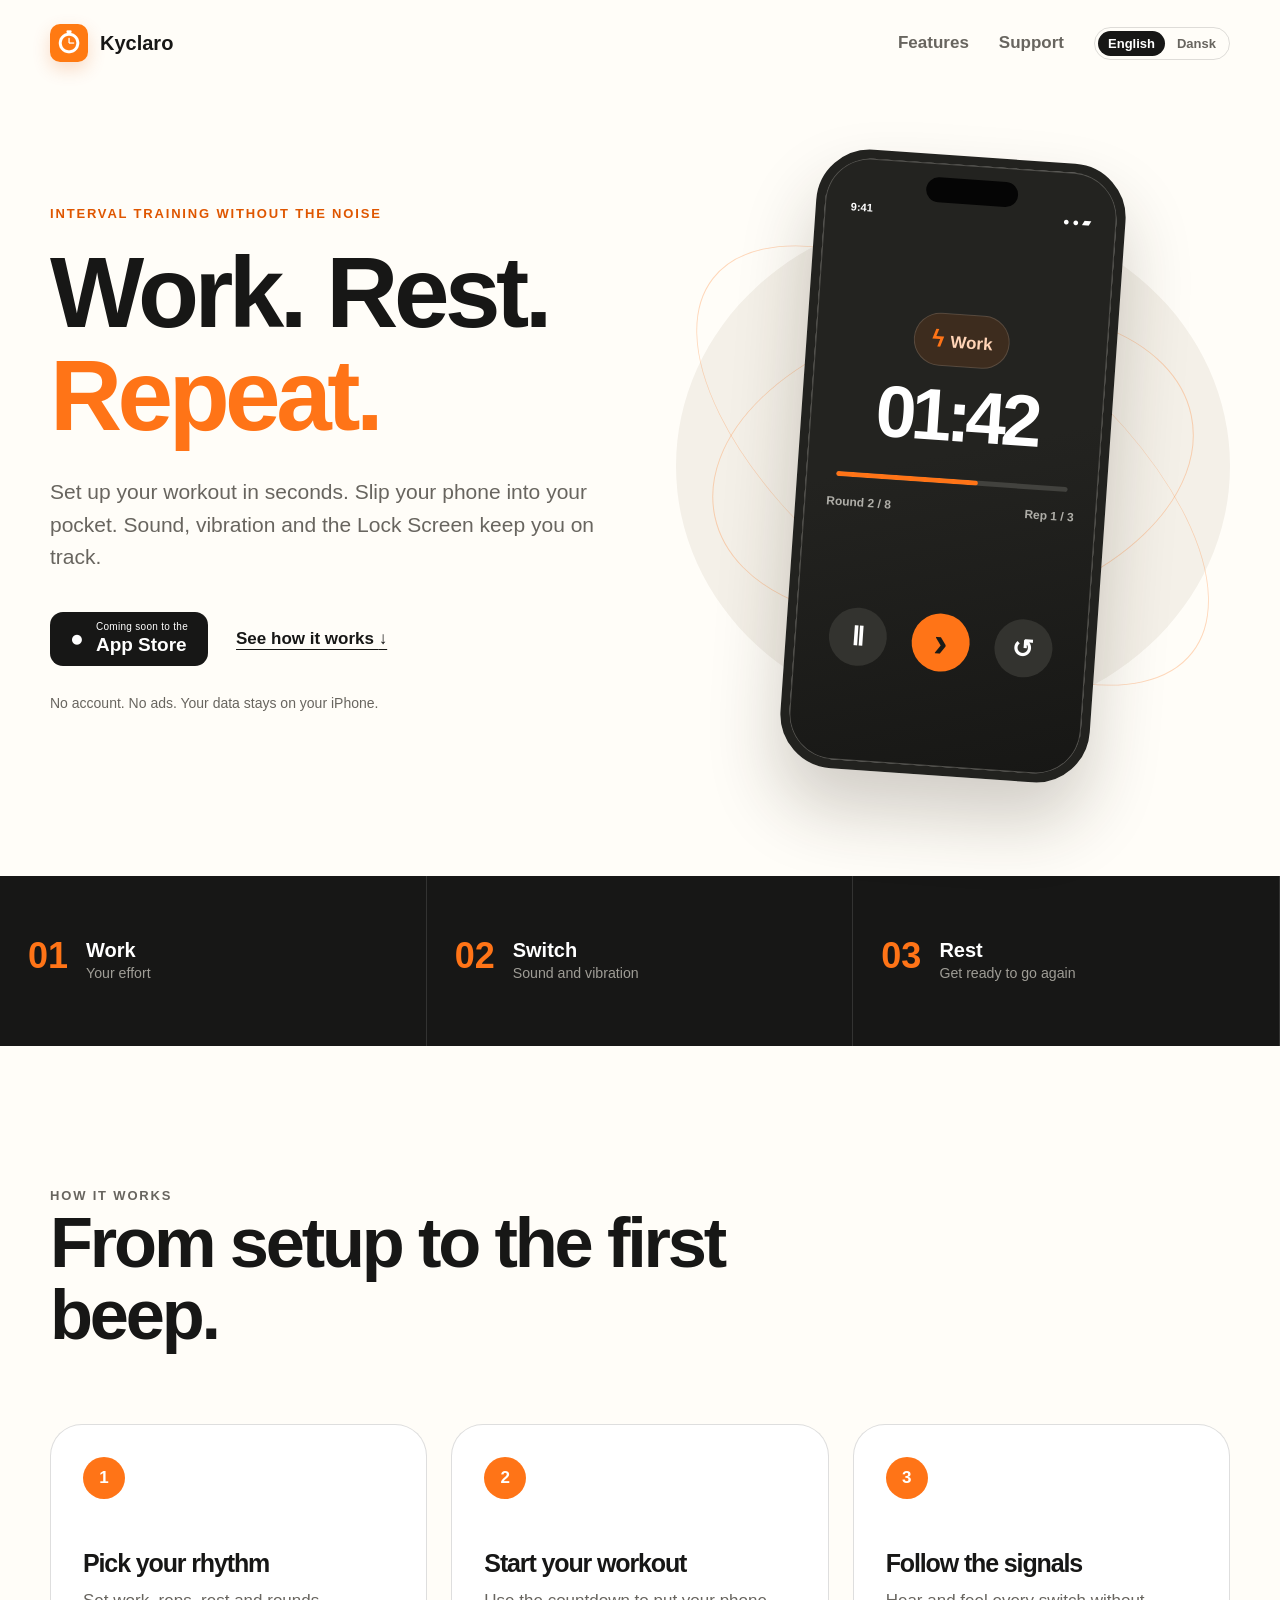
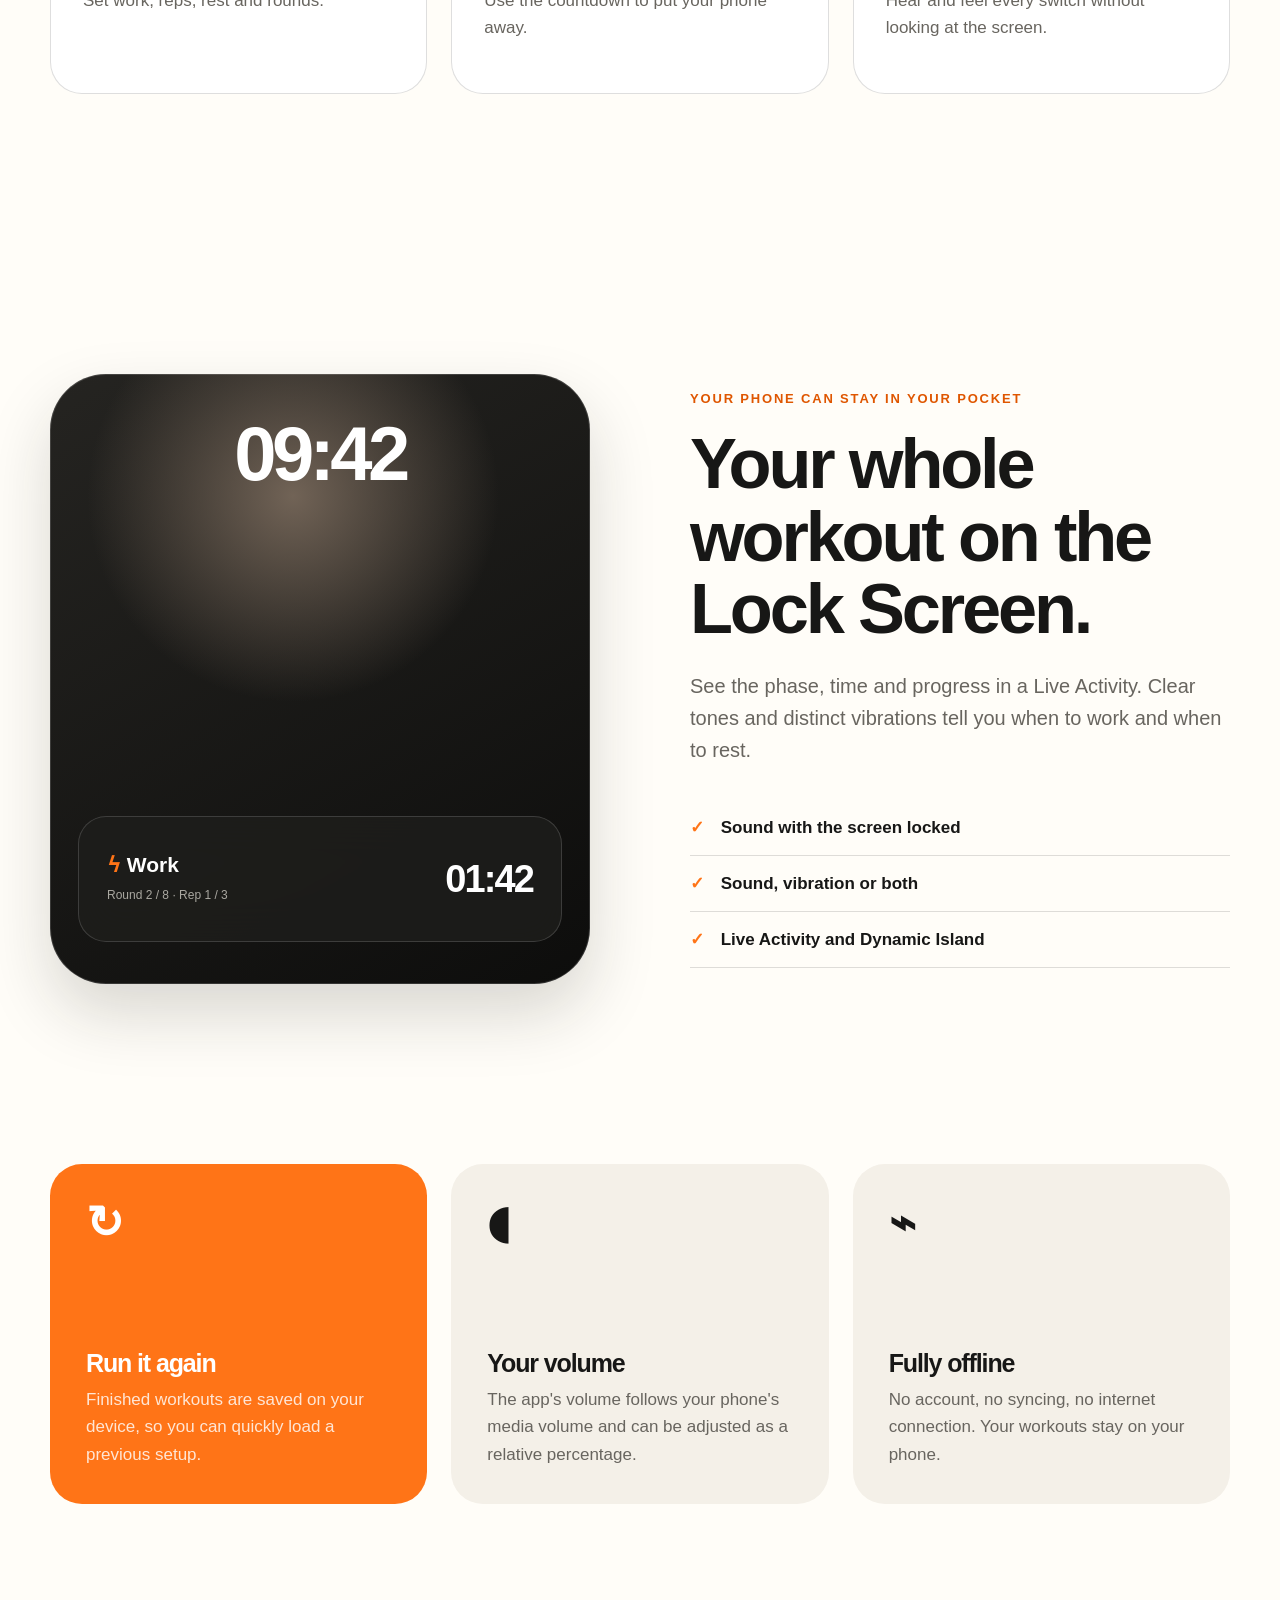
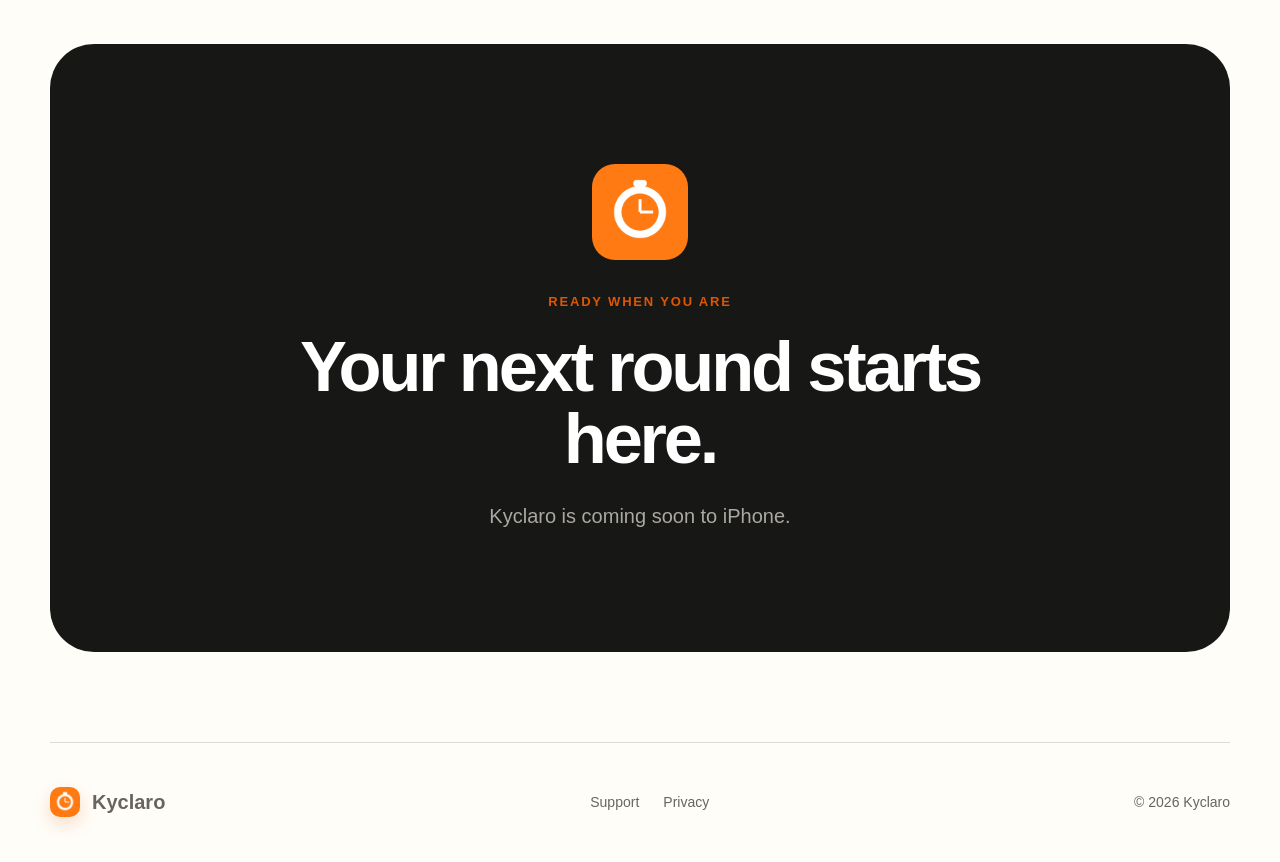
<file: docs/index.html>
<!doctype html>
<html lang="en">
<head>
  <meta charset="utf-8">
  <meta name="viewport" content="width=device-width, initial-scale=1">
  <meta name="description" content="Kyclaro Timer is a simple interval timer for iPhone with sound, vibration, history and Live Activities.">
  <meta name="theme-color" content="#ff7518">
  <title>Kyclaro Timer — Work. Rest. Repeat.</title>
  <link rel="icon" href="assets/app-icon.png">
  <link rel="stylesheet" href="styles.css">
  <link rel="alternate" hreflang="en" href="https://rasmusbundsgaard.dk/interval-app/">
  <link rel="alternate" hreflang="da" href="https://rasmusbundsgaard.dk/interval-app/da/">
  <link rel="alternate" hreflang="x-default" href="https://rasmusbundsgaard.dk/interval-app/">
</head>
<body>
  <header class="site-header">
    <a class="brand" href="#top" aria-label="Kyclaro, back to top">
      <img src="assets/app-icon.png" alt="" width="38" height="38">
      <span>Kyclaro</span>
    </a>
    <nav aria-label="Main menu">
      <a href="#features">Features</a>
      <a href="support.html">Support</a>
      <span class="lang-switch" role="group" aria-label="Language"><span aria-current="page">English</span><a href="da/index.html" hreflang="da" lang="da">Dansk</a></span>
    </nav>
  </header>

  <main id="top">
    <section class="hero">
      <div class="hero-copy">
        <p class="eyebrow">Interval training without the noise</p>
        <h1>Work. Rest.<br><em>Repeat.</em></h1>
        <p class="lede">Set up your workout in seconds. Slip your phone into your pocket. Sound, vibration and the Lock Screen keep you on track.</p>
        <div class="actions">
          <span class="store-button" aria-label="Coming soon to the App Store">
            <span class="apple" aria-hidden="true">●</span>
            <span><small>Coming soon to the</small>App Store</span>
          </span>
          <a class="text-link" href="#how-it-works">See how it works <span aria-hidden="true">↓</span></a>
        </div>
        <p class="privacy-note">No account. No ads. Your data stays on your iPhone.</p>
      </div>

      <div class="timer-stage" aria-label="Example of an active interval workout">
        <div class="orbit orbit-one"></div>
        <div class="orbit orbit-two"></div>
        <div class="phone">
          <div class="dynamic-island"></div>
          <div class="phone-status"><span>9:41</span><span>● ● ▰</span></div>
          <div class="phase-pill"><span class="bolt">ϟ</span> Work</div>
          <div class="timer">01:42</div>
          <div class="progress"><span></span></div>
          <div class="rounds"><span>Round 2 / 8</span><span>Rep 1 / 3</span></div>
          <div class="controls"><span>Ⅱ</span><span class="primary-control">›</span><span>↺</span></div>
        </div>
      </div>
    </section>

    <section class="signal-strip" aria-label="Workout phases">
      <div><span>01</span><strong>Work</strong><small>Your effort</small></div>
      <div><span>02</span><strong>Switch</strong><small>Sound and vibration</small></div>
      <div><span>03</span><strong>Rest</strong><small>Get ready to go again</small></div>
    </section>

    <section class="steps section" id="how-it-works">
      <div class="section-heading">
        <p class="eyebrow">How it works</p>
        <h2>From setup to the first beep.</h2>
      </div>
      <ol>
        <li><span>1</span><h3>Pick your rhythm</h3><p>Set work, reps, rest and rounds.</p></li>
        <li><span>2</span><h3>Start your workout</h3><p>Use the countdown to put your phone away.</p></li>
        <li><span>3</span><h3>Follow the signals</h3><p>Hear and feel every switch without looking at the screen.</p></li>
      </ol>
    </section>

    <section class="lock-section section" id="features">
      <div class="lock-card">
        <div class="lock-time">09:42</div>
        <div class="live-activity">
          <div><strong><span>ϟ</span> Work</strong><small>Round 2 / 8 · Rep 1 / 3</small></div>
          <time>01:42</time>
        </div>
      </div>
      <div class="lock-copy">
        <p class="eyebrow">Your phone can stay in your pocket</p>
        <h2>Your whole workout on the Lock Screen.</h2>
        <p>See the phase, time and progress in a Live Activity. Clear tones and distinct vibrations tell you when to work and when to rest.</p>
        <ul>
          <li><span>✓</span> Sound with the screen locked</li>
          <li><span>✓</span> Sound, vibration or both</li>
          <li><span>✓</span> Live Activity and Dynamic Island</li>
        </ul>
      </div>
    </section>

    <section class="feature-grid section">
      <article class="feature feature-orange"><span class="feature-icon">↻</span><h3>Run it again</h3><p>Finished workouts are saved on your device, so you can quickly load a previous setup.</p></article>
      <article class="feature"><span class="feature-icon">◖</span><h3>Your volume</h3><p>The app's volume follows your phone's media volume and can be adjusted as a relative percentage.</p></article>
      <article class="feature"><span class="feature-icon">⌁</span><h3>Fully offline</h3><p>No account, no syncing, no internet connection. Your workouts stay on your phone.</p></article>
    </section>

    <section class="final-cta section">
      <img src="assets/app-icon.png" alt="Kyclaro app icon" width="96" height="96">
      <p class="eyebrow">Ready when you are</p>
      <h2>Your next round starts here.</h2>
      <p>Kyclaro is coming soon to iPhone.</p>
    </section>
  </main>

  <footer>
    <a class="brand footer-brand" href="#top"><img src="assets/app-icon.png" alt="" width="30" height="30"><span>Kyclaro</span></a>
    <div><a href="support.html">Support</a><a href="privacy.html">Privacy</a></div>
    <p>© 2026 Kyclaro</p>
  </footer>
</body>
</html>
</file>
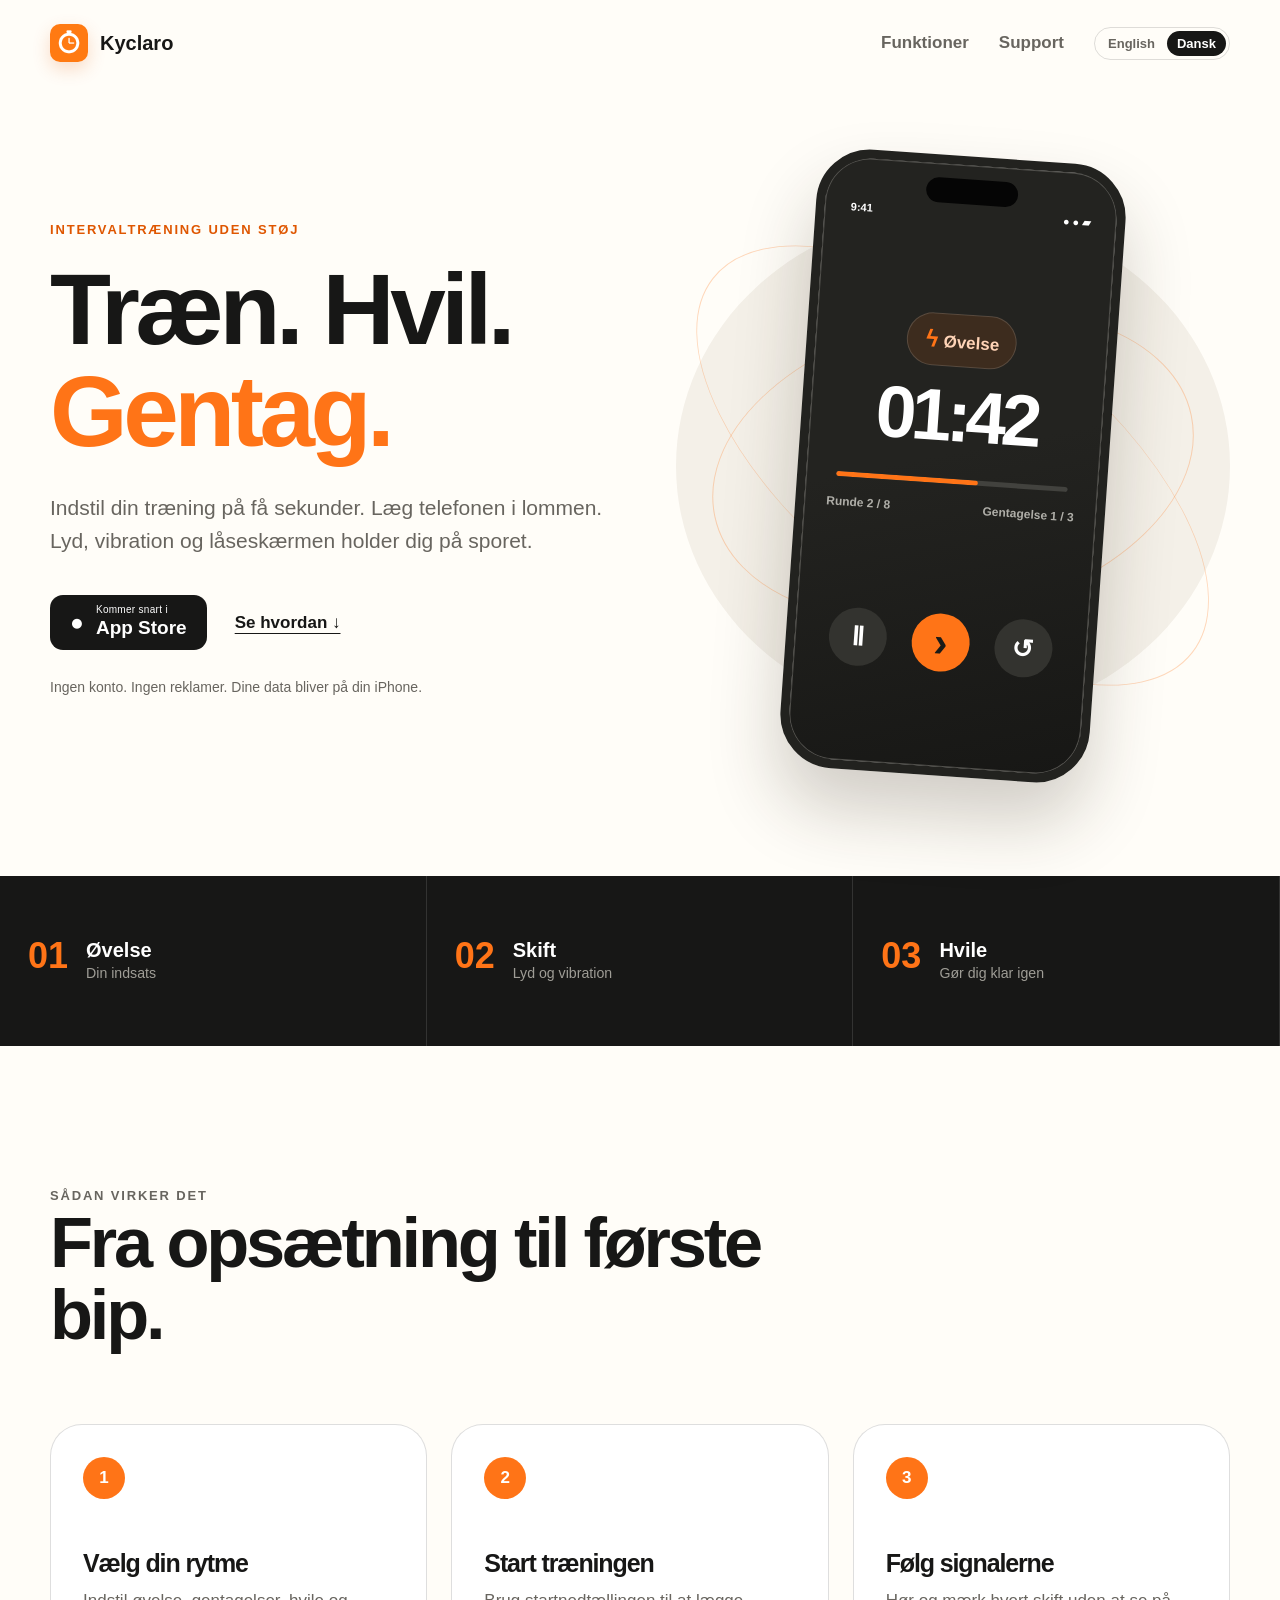
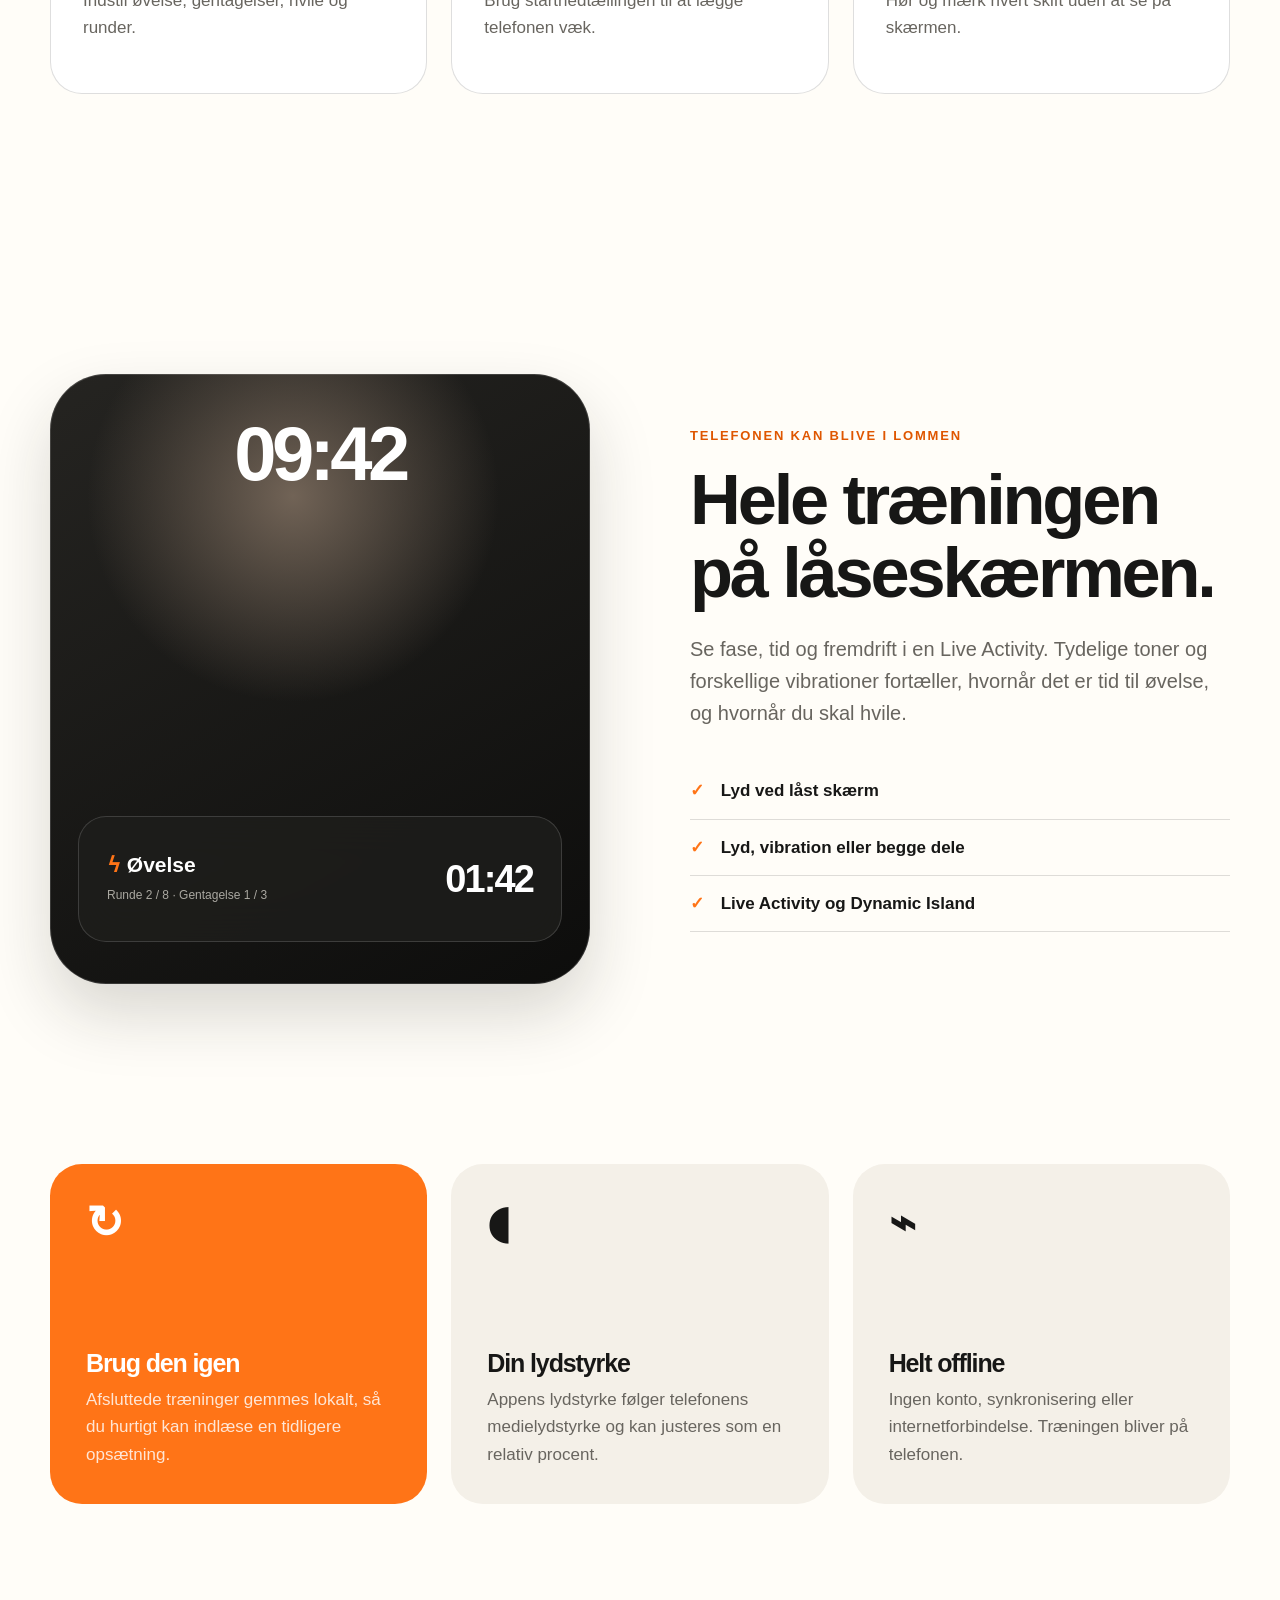
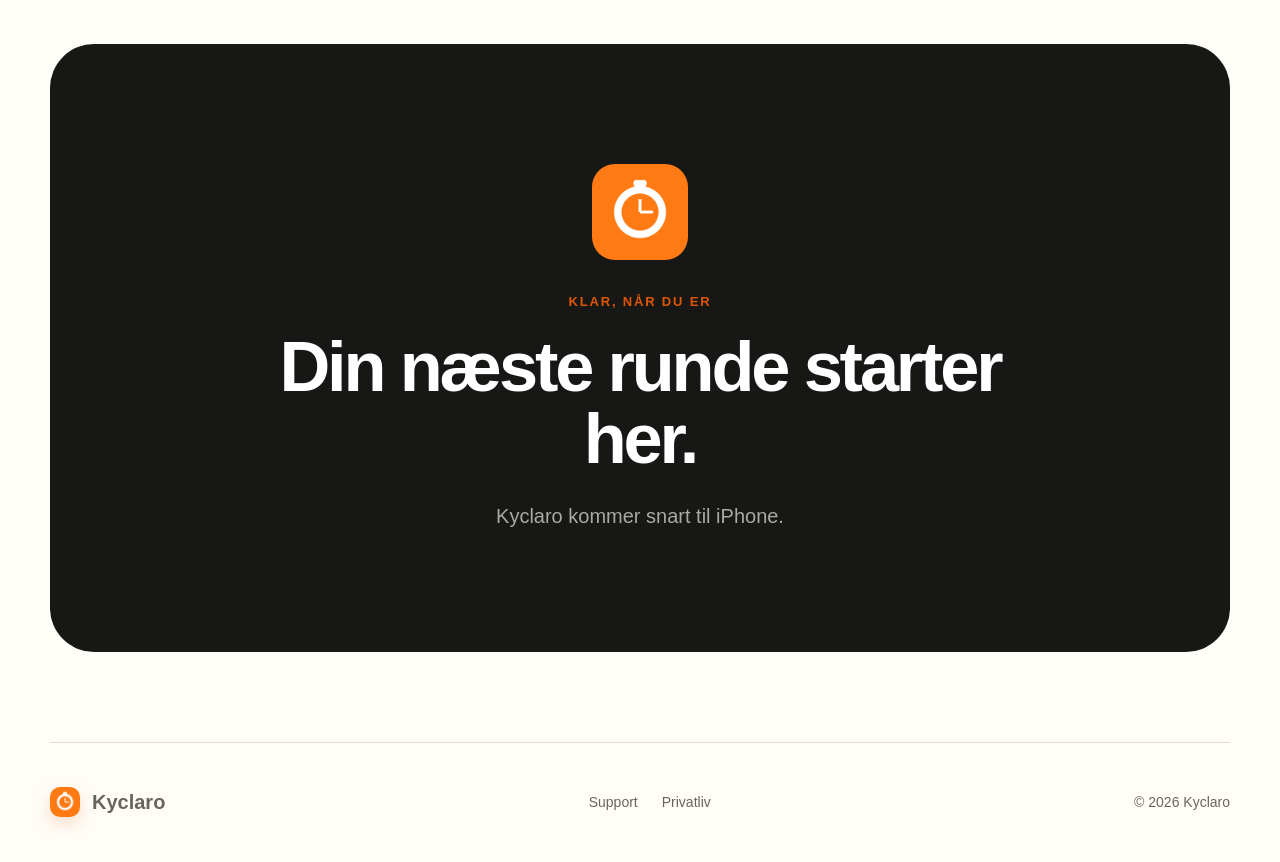
<file: docs/da/index.html>
<!doctype html>
<html lang="da">
<head>
  <meta charset="utf-8">
  <meta name="viewport" content="width=device-width, initial-scale=1">
  <meta name="description" content="Kyclaro Timer er en enkel intervaltimer til iPhone med lyd, vibration, historik og Live Activity.">
  <meta name="theme-color" content="#ff7518">
  <title>Kyclaro Timer — Træn. Hvil. Gentag.</title>
  <link rel="icon" href="../assets/app-icon.png">
  <link rel="stylesheet" href="../styles.css">
  <link rel="alternate" hreflang="en" href="https://rasmusbundsgaard.dk/interval-app/">
  <link rel="alternate" hreflang="da" href="https://rasmusbundsgaard.dk/interval-app/da/">
  <link rel="alternate" hreflang="x-default" href="https://rasmusbundsgaard.dk/interval-app/">
</head>
<body>
  <header class="site-header">
    <a class="brand" href="#top" aria-label="Kyclaro, gå til toppen">
      <img src="../assets/app-icon.png" alt="" width="38" height="38">
      <span>Kyclaro</span>
    </a>
    <nav aria-label="Hovedmenu">
      <a href="#funktioner">Funktioner</a>
      <a href="support.html">Support</a>
      <span class="lang-switch" role="group" aria-label="Sprog"><a href="../index.html" hreflang="en" lang="en">English</a><span aria-current="page">Dansk</span></span>
    </nav>
  </header>

  <main id="top">
    <section class="hero">
      <div class="hero-copy">
        <p class="eyebrow">Intervaltræning uden støj</p>
        <h1>Træn. Hvil.<br><em>Gentag.</em></h1>
        <p class="lede">Indstil din træning på få sekunder. Læg telefonen i lommen. Lyd, vibration og låseskærmen holder dig på sporet.</p>
        <div class="actions">
          <span class="store-button" aria-label="Kommer snart i App Store">
            <span class="apple" aria-hidden="true">●</span>
            <span><small>Kommer snart i</small>App Store</span>
          </span>
          <a class="text-link" href="#saadan-virker-det">Se hvordan <span aria-hidden="true">↓</span></a>
        </div>
        <p class="privacy-note">Ingen konto. Ingen reklamer. Dine data bliver på din iPhone.</p>
      </div>

      <div class="timer-stage" aria-label="Eksempel på en aktiv intervaltræning">
        <div class="orbit orbit-one"></div>
        <div class="orbit orbit-two"></div>
        <div class="phone">
          <div class="dynamic-island"></div>
          <div class="phone-status"><span>9:41</span><span>● ● ▰</span></div>
          <div class="phase-pill"><span class="bolt">ϟ</span> Øvelse</div>
          <div class="timer">01:42</div>
          <div class="progress"><span></span></div>
          <div class="rounds"><span>Runde 2 / 8</span><span>Gentagelse 1 / 3</span></div>
          <div class="controls"><span>Ⅱ</span><span class="primary-control">›</span><span>↺</span></div>
        </div>
      </div>
    </section>

    <section class="signal-strip" aria-label="Træningens faser">
      <div><span>01</span><strong>Øvelse</strong><small>Din indsats</small></div>
      <div><span>02</span><strong>Skift</strong><small>Lyd og vibration</small></div>
      <div><span>03</span><strong>Hvile</strong><small>Gør dig klar igen</small></div>
    </section>

    <section class="steps section" id="saadan-virker-det">
      <div class="section-heading">
        <p class="eyebrow">Sådan virker det</p>
        <h2>Fra opsætning til første bip.</h2>
      </div>
      <ol>
        <li><span>1</span><h3>Vælg din rytme</h3><p>Indstil øvelse, gentagelser, hvile og runder.</p></li>
        <li><span>2</span><h3>Start træningen</h3><p>Brug startnedtællingen til at lægge telefonen væk.</p></li>
        <li><span>3</span><h3>Følg signalerne</h3><p>Hør og mærk hvert skift uden at se på skærmen.</p></li>
      </ol>
    </section>

    <section class="lock-section section" id="funktioner">
      <div class="lock-card">
        <div class="lock-time">09:42</div>
        <div class="live-activity">
          <div><strong><span>ϟ</span> Øvelse</strong><small>Runde 2 / 8 · Gentagelse 1 / 3</small></div>
          <time>01:42</time>
        </div>
      </div>
      <div class="lock-copy">
        <p class="eyebrow">Telefonen kan blive i lommen</p>
        <h2>Hele træningen på låseskærmen.</h2>
        <p>Se fase, tid og fremdrift i en Live Activity. Tydelige toner og forskellige vibrationer fortæller, hvornår det er tid til øvelse, og hvornår du skal hvile.</p>
        <ul>
          <li><span>✓</span> Lyd ved låst skærm</li>
          <li><span>✓</span> Lyd, vibration eller begge dele</li>
          <li><span>✓</span> Live Activity og Dynamic Island</li>
        </ul>
      </div>
    </section>

    <section class="feature-grid section">
      <article class="feature feature-orange"><span class="feature-icon">↻</span><h3>Brug den igen</h3><p>Afsluttede træninger gemmes lokalt, så du hurtigt kan indlæse en tidligere opsætning.</p></article>
      <article class="feature"><span class="feature-icon">◖</span><h3>Din lydstyrke</h3><p>Appens lydstyrke følger telefonens medielydstyrke og kan justeres som en relativ procent.</p></article>
      <article class="feature"><span class="feature-icon">⌁</span><h3>Helt offline</h3><p>Ingen konto, synkronisering eller internetforbindelse. Træningen bliver på telefonen.</p></article>
    </section>

    <section class="final-cta section">
      <img src="../assets/app-icon.png" alt="Kyclaro-appikon" width="96" height="96">
      <p class="eyebrow">Klar, når du er</p>
      <h2>Din næste runde starter her.</h2>
      <p>Kyclaro kommer snart til iPhone.</p>
    </section>
  </main>

  <footer>
    <a class="brand footer-brand" href="#top"><img src="../assets/app-icon.png" alt="" width="30" height="30"><span>Kyclaro</span></a>
    <div><a href="support.html">Support</a><a href="privacy.html">Privatliv</a></div>
    <p>© 2026 Kyclaro</p>
  </footer>
</body>
</html>
</file>
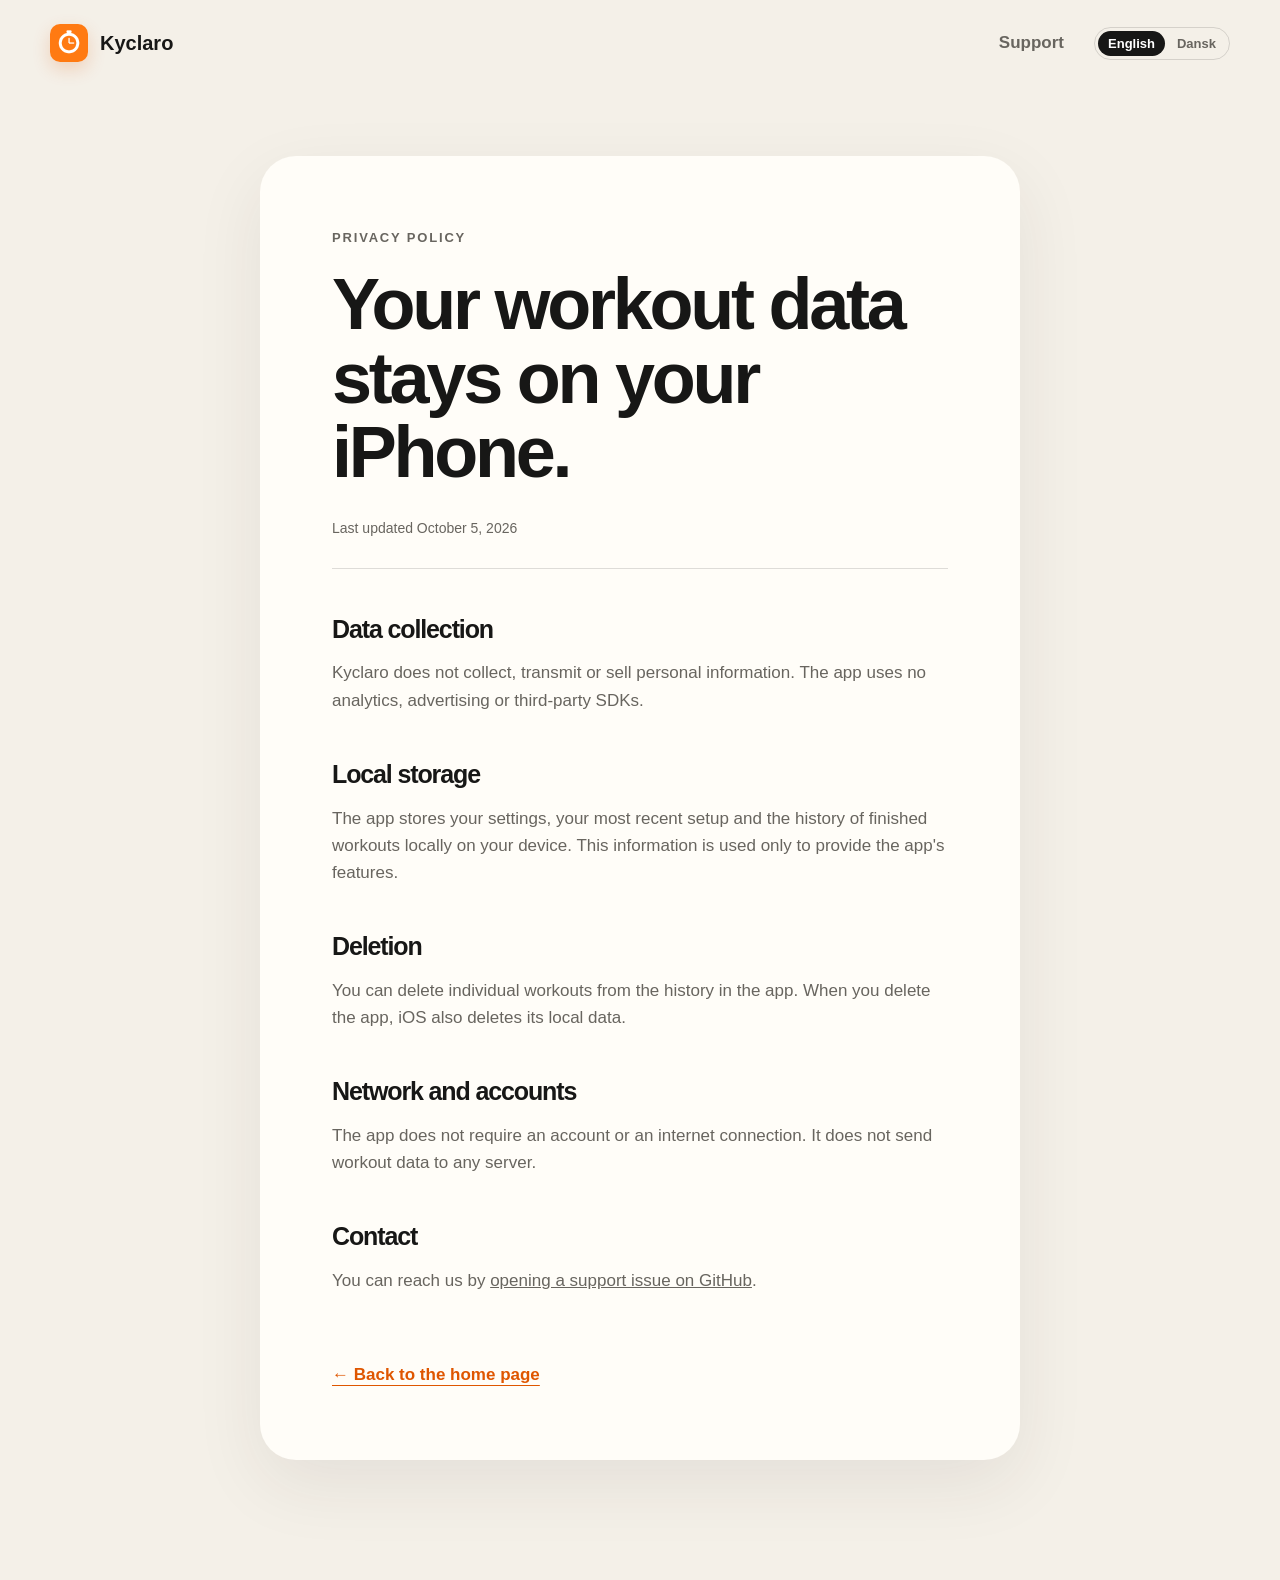
<file: docs/privacy.html>
<!doctype html>
<html lang="en">
<head>
  <meta charset="utf-8">
  <meta name="viewport" content="width=device-width, initial-scale=1">
  <meta name="theme-color" content="#ff7518">
  <title>Privacy — Kyclaro</title>
  <link rel="icon" href="assets/app-icon.png">
  <link rel="stylesheet" href="styles.css">
  <link rel="alternate" hreflang="en" href="https://rasmusbundsgaard.dk/interval-app/privacy.html">
  <link rel="alternate" hreflang="da" href="https://rasmusbundsgaard.dk/interval-app/da/privacy.html">
  <link rel="alternate" hreflang="x-default" href="https://rasmusbundsgaard.dk/interval-app/privacy.html">
</head>
<body class="document-page">
  <header class="site-header"><a class="brand" href="index.html"><img src="assets/app-icon.png" alt="" width="38" height="38"><span>Kyclaro</span></a><nav><a href="support.html">Support</a><span class="lang-switch" role="group" aria-label="Language"><span aria-current="page">English</span><a href="da/privacy.html" hreflang="da" lang="da">Dansk</a></span></nav></header>
  <main class="document">
    <p class="eyebrow">Privacy Policy</p>
    <h1>Your workout data stays on your iPhone.</h1>
    <p class="updated">Last updated October 5, 2026</p>
    <h2>Data collection</h2>
    <p>Kyclaro does not collect, transmit or sell personal information. The app uses no analytics, advertising or third-party SDKs.</p>
    <h2>Local storage</h2>
    <p>The app stores your settings, your most recent setup and the history of finished workouts locally on your device. This information is used only to provide the app's features.</p>
    <h2>Deletion</h2>
    <p>You can delete individual workouts from the history in the app. When you delete the app, iOS also deletes its local data.</p>
    <h2>Network and accounts</h2>
    <p>The app does not require an account or an internet connection. It does not send workout data to any server.</p>
    <h2>Contact</h2>
    <p>You can reach us by <a href="https://github.com/rasmus0201/interval-app/issues/new">opening a support issue on GitHub</a>.</p>
    <a class="back-link" href="index.html">← Back to the home page</a>
  </main>
</body>
</html>
</file>
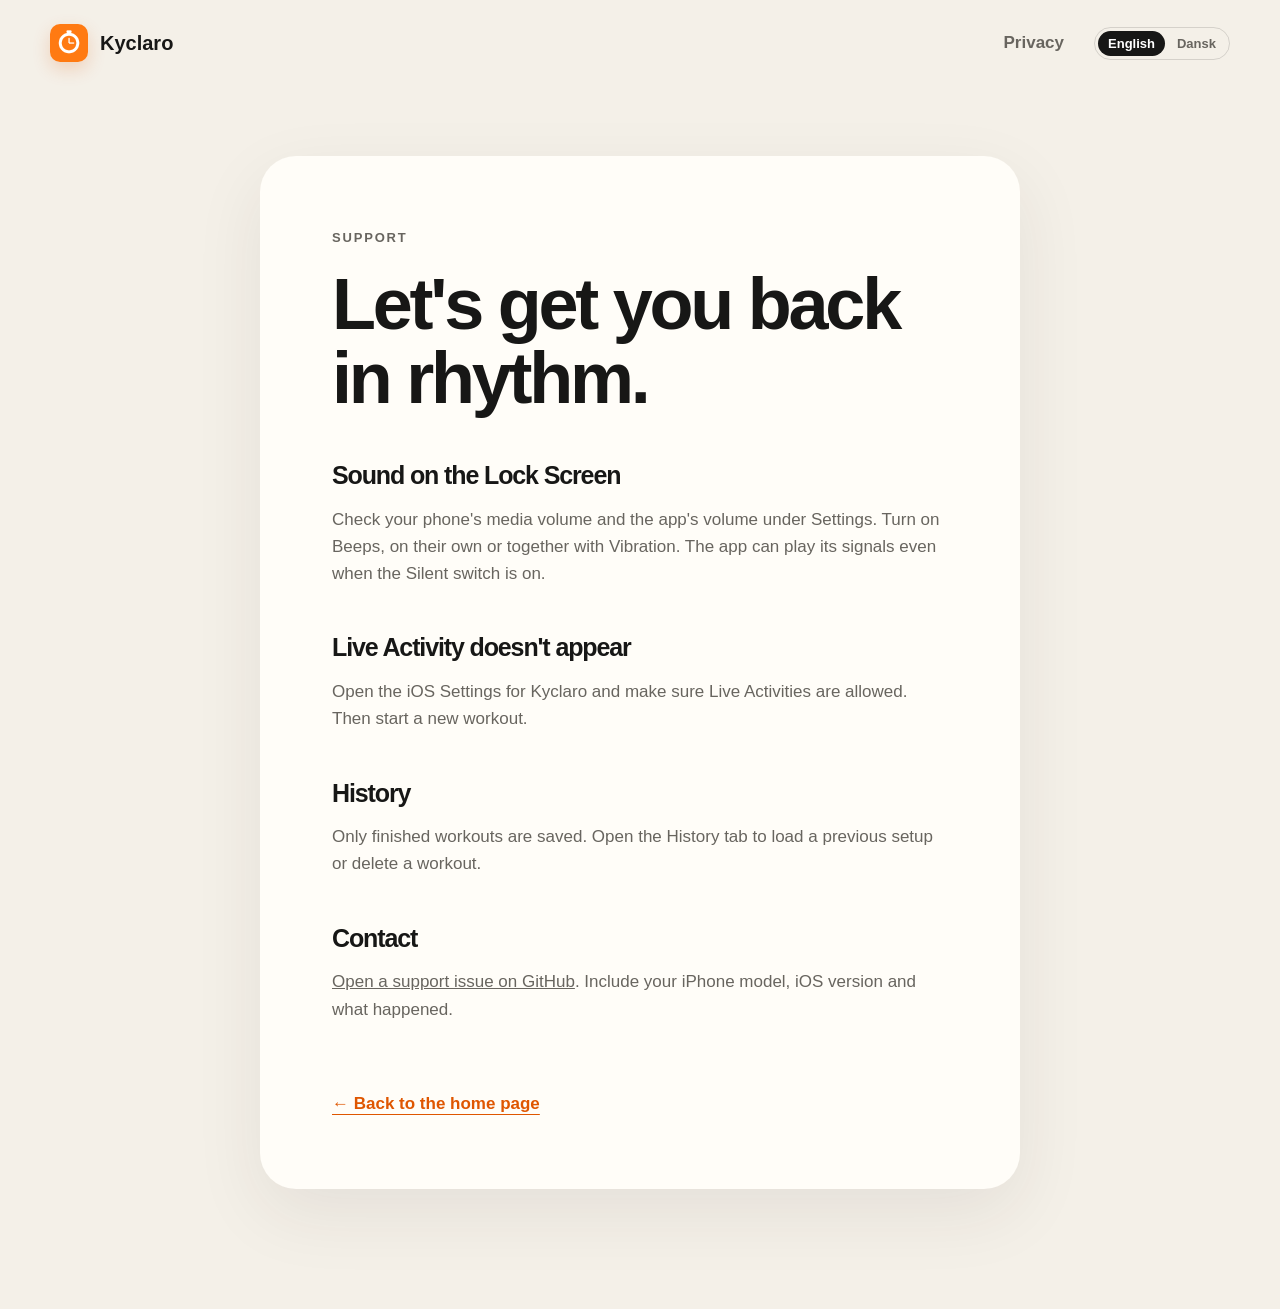
<file: docs/support.html>
<!doctype html>
<html lang="en">
<head>
  <meta charset="utf-8">
  <meta name="viewport" content="width=device-width, initial-scale=1">
  <meta name="theme-color" content="#ff7518">
  <title>Support — Kyclaro</title>
  <link rel="icon" href="assets/app-icon.png">
  <link rel="stylesheet" href="styles.css">
  <link rel="alternate" hreflang="en" href="https://rasmusbundsgaard.dk/interval-app/support.html">
  <link rel="alternate" hreflang="da" href="https://rasmusbundsgaard.dk/interval-app/da/support.html">
  <link rel="alternate" hreflang="x-default" href="https://rasmusbundsgaard.dk/interval-app/support.html">
</head>
<body class="document-page">
  <header class="site-header"><a class="brand" href="index.html"><img src="assets/app-icon.png" alt="" width="38" height="38"><span>Kyclaro</span></a><nav><a href="privacy.html">Privacy</a><span class="lang-switch" role="group" aria-label="Language"><span aria-current="page">English</span><a href="da/support.html" hreflang="da" lang="da">Dansk</a></span></nav></header>
  <main class="document">
    <p class="eyebrow">Support</p>
    <h1>Let's get you back in rhythm.</h1>
    <h2>Sound on the Lock Screen</h2>
    <p>Check your phone's media volume and the app's volume under Settings. Turn on Beeps, on their own or together with Vibration. The app can play its signals even when the Silent switch is on.</p>
    <h2>Live Activity doesn't appear</h2>
    <p>Open the iOS Settings for Kyclaro and make sure Live Activities are allowed. Then start a new workout.</p>
    <h2>History</h2>
    <p>Only finished workouts are saved. Open the History tab to load a previous setup or delete a workout.</p>
    <h2>Contact</h2>
    <p><a href="https://github.com/rasmus0201/interval-app/issues/new">Open a support issue on GitHub</a>. Include your iPhone model, iOS version and what happened.</p>
    <a class="back-link" href="index.html">← Back to the home page</a>
  </main>
</body>
</html>
</file>
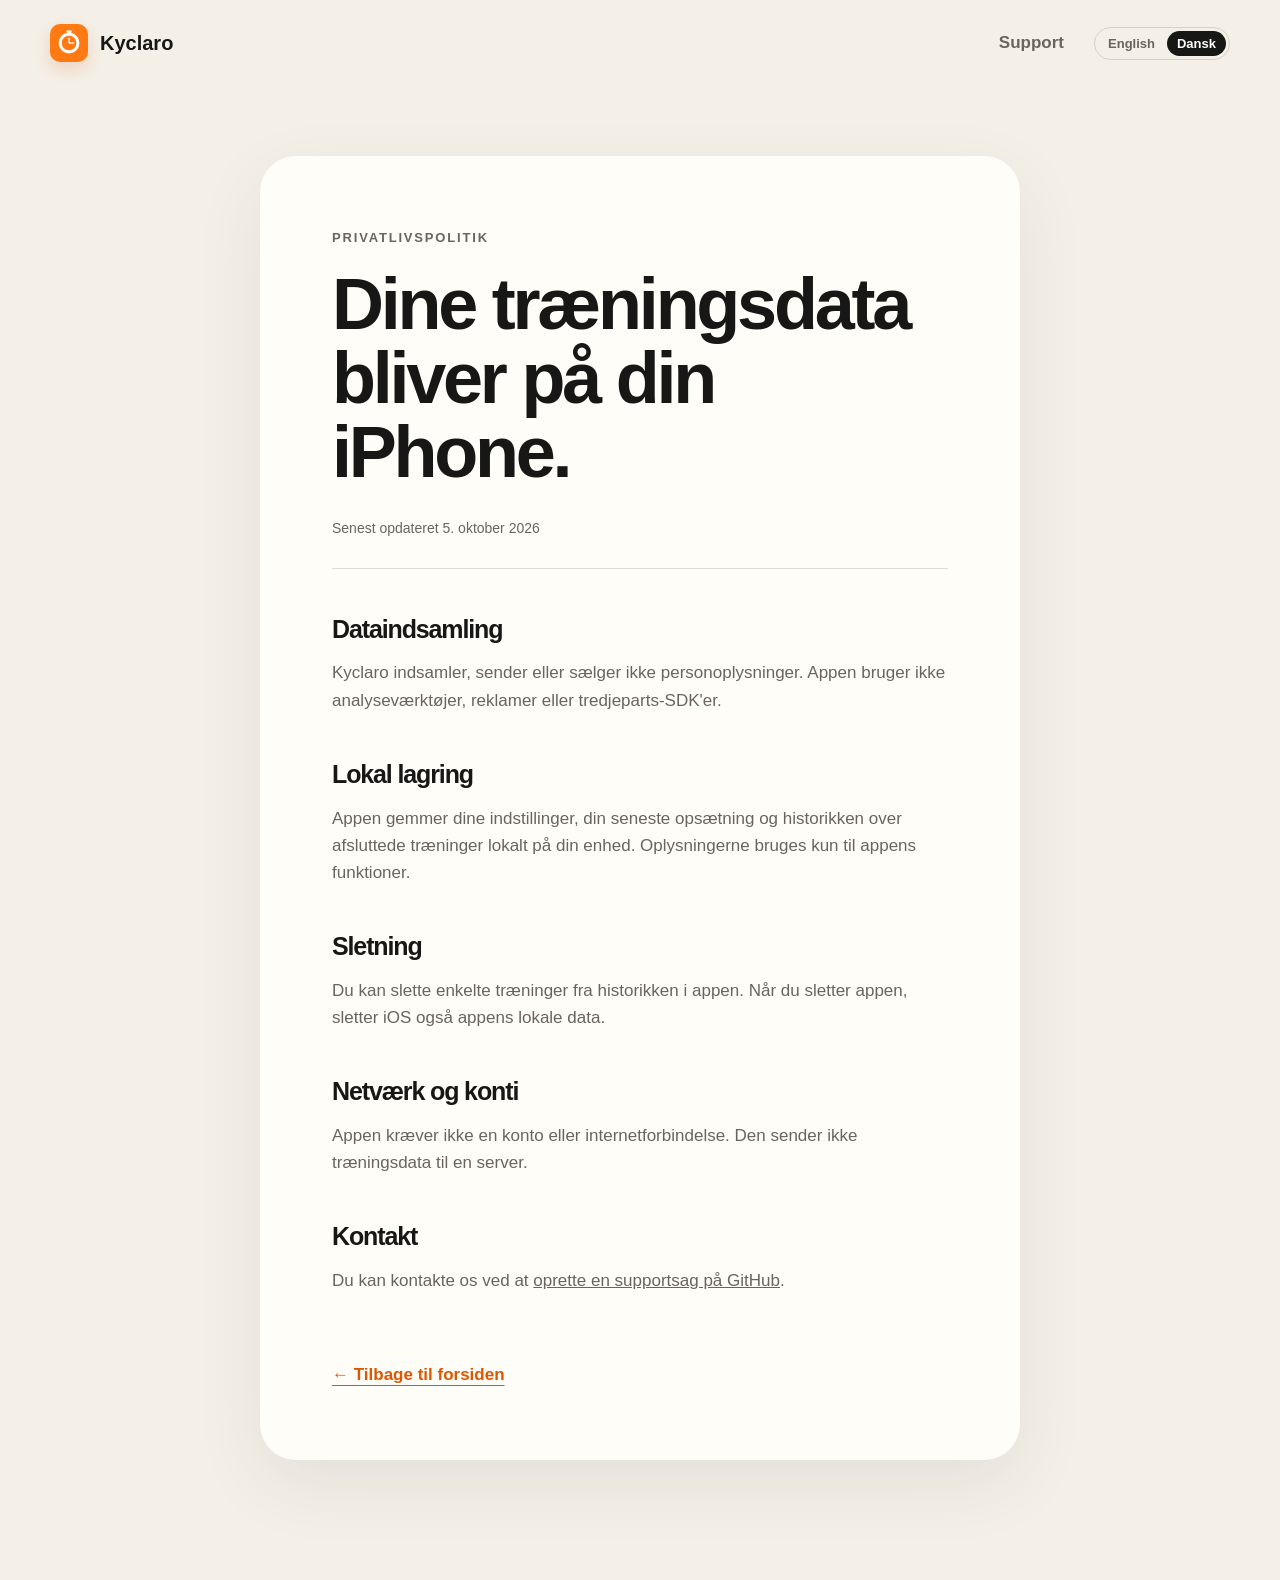
<file: docs/da/privacy.html>
<!doctype html>
<html lang="da">
<head>
  <meta charset="utf-8">
  <meta name="viewport" content="width=device-width, initial-scale=1">
  <meta name="theme-color" content="#ff7518">
  <title>Privatliv — Kyclaro</title>
  <link rel="icon" href="../assets/app-icon.png">
  <link rel="stylesheet" href="../styles.css">
  <link rel="alternate" hreflang="en" href="https://rasmusbundsgaard.dk/interval-app/privacy.html">
  <link rel="alternate" hreflang="da" href="https://rasmusbundsgaard.dk/interval-app/da/privacy.html">
  <link rel="alternate" hreflang="x-default" href="https://rasmusbundsgaard.dk/interval-app/privacy.html">
</head>
<body class="document-page">
  <header class="site-header"><a class="brand" href="index.html"><img src="../assets/app-icon.png" alt="" width="38" height="38"><span>Kyclaro</span></a><nav><a href="support.html">Support</a><span class="lang-switch" role="group" aria-label="Sprog"><a href="../privacy.html" hreflang="en" lang="en">English</a><span aria-current="page">Dansk</span></span></nav></header>
  <main class="document">
    <p class="eyebrow">Privatlivspolitik</p>
    <h1>Dine træningsdata bliver på din iPhone.</h1>
    <p class="updated">Senest opdateret 5. oktober 2026</p>
    <h2>Dataindsamling</h2>
    <p>Kyclaro indsamler, sender eller sælger ikke personoplysninger. Appen bruger ikke analyseværktøjer, reklamer eller tredjeparts-SDK'er.</p>
    <h2>Lokal lagring</h2>
    <p>Appen gemmer dine indstillinger, din seneste opsætning og historikken over afsluttede træninger lokalt på din enhed. Oplysningerne bruges kun til appens funktioner.</p>
    <h2>Sletning</h2>
    <p>Du kan slette enkelte træninger fra historikken i appen. Når du sletter appen, sletter iOS også appens lokale data.</p>
    <h2>Netværk og konti</h2>
    <p>Appen kræver ikke en konto eller internetforbindelse. Den sender ikke træningsdata til en server.</p>
    <h2>Kontakt</h2>
    <p>Du kan kontakte os ved at <a href="https://github.com/rasmus0201/interval-app/issues/new">oprette en supportsag på GitHub</a>.</p>
    <a class="back-link" href="index.html">← Tilbage til forsiden</a>
  </main>
</body>
</html>
</file>
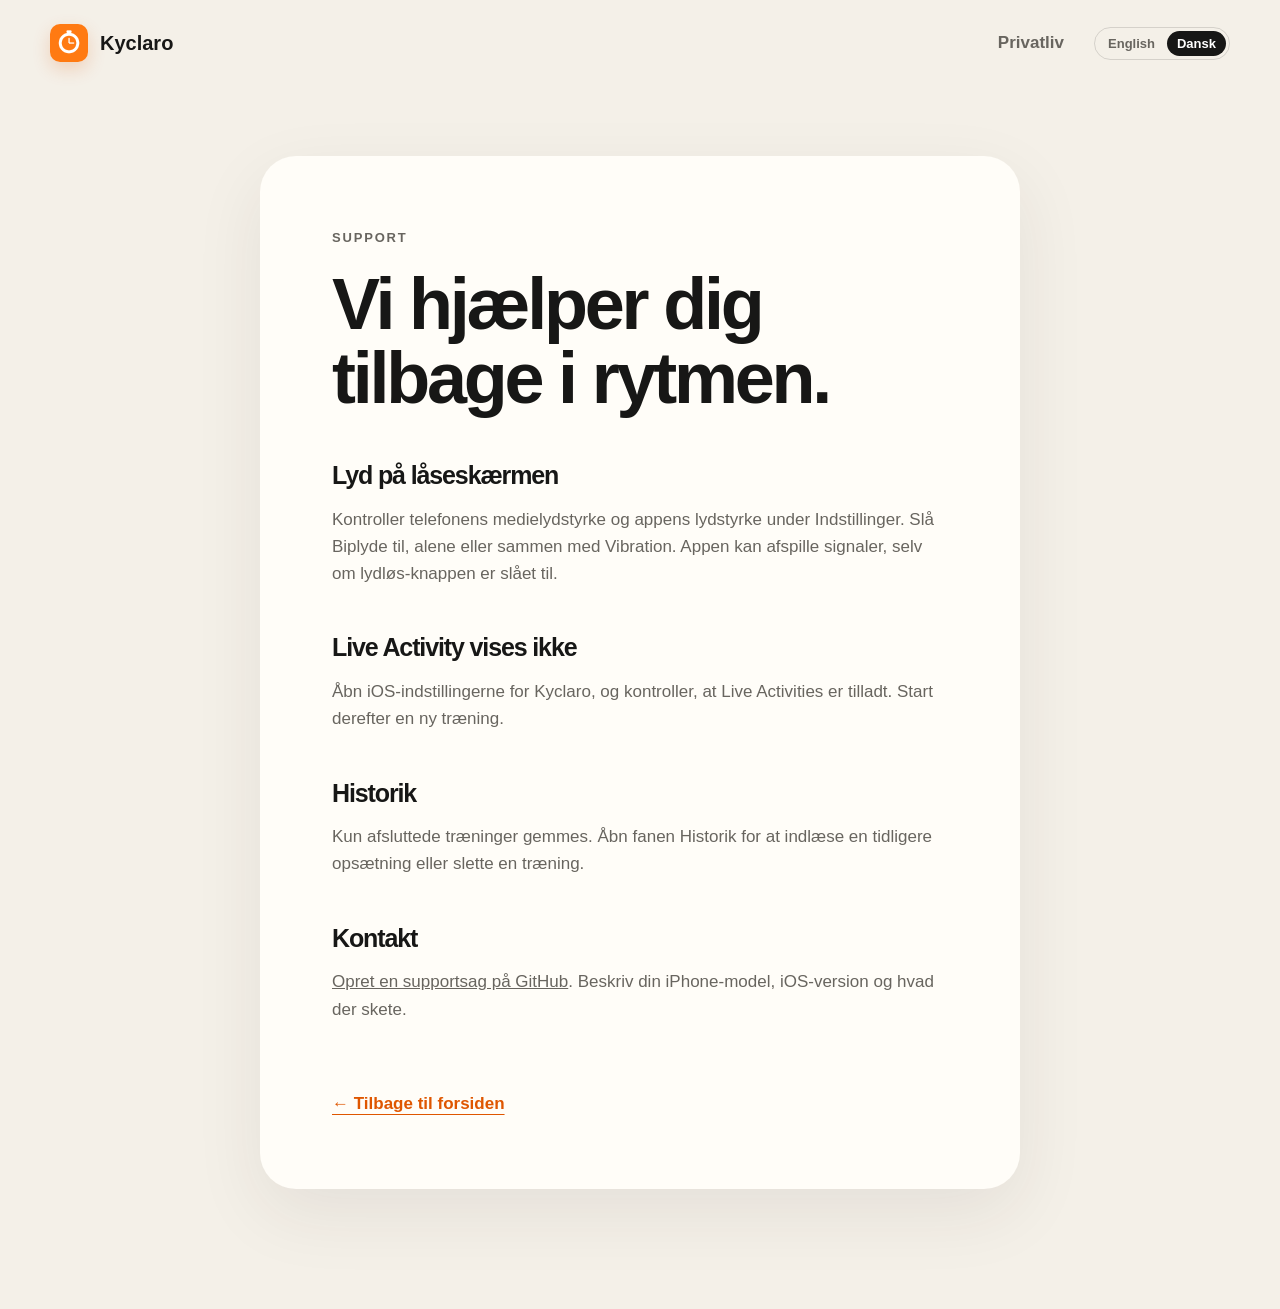
<file: docs/da/support.html>
<!doctype html>
<html lang="da">
<head>
  <meta charset="utf-8">
  <meta name="viewport" content="width=device-width, initial-scale=1">
  <meta name="theme-color" content="#ff7518">
  <title>Support — Kyclaro</title>
  <link rel="icon" href="../assets/app-icon.png">
  <link rel="stylesheet" href="../styles.css">
  <link rel="alternate" hreflang="en" href="https://rasmusbundsgaard.dk/interval-app/support.html">
  <link rel="alternate" hreflang="da" href="https://rasmusbundsgaard.dk/interval-app/da/support.html">
  <link rel="alternate" hreflang="x-default" href="https://rasmusbundsgaard.dk/interval-app/support.html">
</head>
<body class="document-page">
  <header class="site-header"><a class="brand" href="index.html"><img src="../assets/app-icon.png" alt="" width="38" height="38"><span>Kyclaro</span></a><nav><a href="privacy.html">Privatliv</a><span class="lang-switch" role="group" aria-label="Sprog"><a href="../support.html" hreflang="en" lang="en">English</a><span aria-current="page">Dansk</span></span></nav></header>
  <main class="document">
    <p class="eyebrow">Support</p>
    <h1>Vi hjælper dig tilbage i rytmen.</h1>
    <h2>Lyd på låseskærmen</h2>
    <p>Kontroller telefonens medielydstyrke og appens lydstyrke under Indstillinger. Slå Biplyde til, alene eller sammen med Vibration. Appen kan afspille signaler, selv om lydløs-knappen er slået til.</p>
    <h2>Live Activity vises ikke</h2>
    <p>Åbn iOS-indstillingerne for Kyclaro, og kontroller, at Live Activities er tilladt. Start derefter en ny træning.</p>
    <h2>Historik</h2>
    <p>Kun afsluttede træninger gemmes. Åbn fanen Historik for at indlæse en tidligere opsætning eller slette en træning.</p>
    <h2>Kontakt</h2>
    <p><a href="https://github.com/rasmus0201/interval-app/issues/new">Opret en supportsag på GitHub</a>. Beskriv din iPhone-model, iOS-version og hvad der skete.</p>
    <a class="back-link" href="index.html">← Tilbage til forsiden</a>
  </main>
</body>
</html>
</file>
<file: docs/styles.css>
:root {
  --orange: #ff7417;
  --orange-dark: #df5600;
  --ink: #171716;
  --muted: #68655f;
  --cream: #f4f0e8;
  --paper: #fffdf8;
  --line: rgba(23, 23, 22, .14);
  --radius: 32px;
}

* { box-sizing: border-box; }
html { scroll-behavior: smooth; }
body {
  margin: 0;
  color: var(--ink);
  background: var(--paper);
  font-family: -apple-system, BlinkMacSystemFont, "Segoe UI", sans-serif;
  font-size: 17px;
  line-height: 1.6;
}
a { color: inherit; }
img { display: block; }

.site-header {
  width: min(1180px, calc(100% - 48px));
  min-height: 86px;
  margin: 0 auto;
  display: flex;
  align-items: center;
  justify-content: space-between;
}
.brand { display: inline-flex; align-items: center; gap: 12px; font-size: 20px; font-weight: 800; line-height: 1; text-decoration: none; }
.brand img { border-radius: 10px; box-shadow: 0 7px 18px rgba(223, 86, 0, .2); }
nav { display: flex; align-items: center; gap: 30px; }
nav a { color: var(--muted); font-weight: 600; text-decoration: none; }
nav a:hover { color: var(--ink); }
.lang-switch { display: inline-flex; align-items: center; gap: 2px; padding: 3px; border: 1px solid var(--line); border-radius: 99px; font-size: 13px; font-weight: 700; line-height: 1; }
.lang-switch > * { padding: 6px 10px; border-radius: 99px; }
.lang-switch [aria-current] { color: white; background: var(--ink); }
.lang-switch a { color: var(--muted); font-weight: inherit; }
.lang-switch a:hover { color: var(--orange-dark); }

.hero {
  width: min(1180px, calc(100% - 48px));
  min-height: 700px;
  margin: 0 auto;
  display: grid;
  grid-template-columns: 1fr 1fr;
  align-items: center;
  gap: 72px;
  padding: 70px 0 100px;
}
.eyebrow { margin: 0 0 18px; color: var(--orange-dark); font-size: 13px; font-weight: 800; letter-spacing: .14em; text-transform: uppercase; }
h1, h2, h3 { margin-top: 0; line-height: 1.03; letter-spacing: -.045em; }
h1 { margin-bottom: 28px; font-size: clamp(64px, 7.8vw, 112px); font-weight: 800; }
h1 em { color: var(--orange); font-style: normal; }
.lede { max-width: 590px; margin: 0; color: var(--muted); font-size: 21px; line-height: 1.55; }
.actions { margin-top: 38px; display: flex; align-items: center; gap: 28px; }
.store-button { display: inline-flex; align-items: center; gap: 12px; padding: 10px 20px 11px; border-radius: 13px; color: white; background: var(--ink); font-size: 19px; font-weight: 600; line-height: 1.08; }
.store-button small { display: block; margin-bottom: 3px; font-size: 10px; font-weight: 500; line-height: 1; letter-spacing: .03em; }
.apple { font-size: 23px; }
.text-link { font-weight: 700; text-underline-offset: 5px; }
.privacy-note { margin-top: 26px; color: var(--muted); font-size: 14px; }

.timer-stage { position: relative; min-height: 600px; display: grid; place-items: center; isolation: isolate; }
.timer-stage::before { content: ""; position: absolute; inset: 9% 0; z-index: -3; border-radius: 50%; background: var(--cream); }
.orbit { position: absolute; z-index: -2; border: 1px solid rgba(255, 116, 23, .28); border-radius: 50%; }
.orbit-one { width: 88%; aspect-ratio: 1; transform: rotate(-12deg) scaleY(.62); }
.orbit-two { width: 110%; aspect-ratio: 1; transform: rotate(38deg) scaleY(.48); }
.phone { width: min(310px, 70vw); min-height: 620px; padding: 14px 22px 28px; border: 9px solid #22221f; border-radius: 54px; color: white; background: linear-gradient(165deg, #232320 0 48%, #171715 100%); box-shadow: 0 40px 70px rgba(45, 35, 24, .22), inset 0 0 0 1px #52514d; transform: rotate(4deg); }
.dynamic-island { width: 92px; height: 25px; margin: 0 auto 2px; border-radius: 99px; background: #050505; }
.phone-status { display: flex; justify-content: space-between; padding: 0 4px; font-size: 11px; font-weight: 700; }
.phase-pill { width: max-content; margin: 90px auto 0; padding: 8px 16px; border: 1px solid rgba(255,255,255,.14); border-radius: 99px; color: #ffd4b7; background: rgba(255,116,23,.12); font-weight: 700; }
.bolt { color: var(--orange); font-size: 22px; }
.timer { margin-top: 12px; font-size: 73px; font-weight: 700; line-height: 1; letter-spacing: -.07em; text-align: center; }
.progress { height: 5px; margin: 27px 8px 16px; overflow: hidden; border-radius: 9px; background: #42423e; }
.progress span { display: block; width: 61%; height: 100%; border-radius: inherit; background: var(--orange); }
.rounds { display: flex; justify-content: space-between; color: #afaea8; font-size: 12px; font-weight: 600; }
.controls { margin-top: 95px; display: flex; align-items: center; justify-content: space-around; font-size: 26px; font-weight: 600; line-height: 1; }
.controls > span { width: 58px; height: 58px; display: grid; place-items: center; border-radius: 50%; background: #33332f; }
.controls .primary-control { color: #1b1b18; background: var(--orange); font-size: 42px; }

.signal-strip { display: grid; grid-template-columns: repeat(3, 1fr); color: white; background: var(--ink); }
.signal-strip > div { min-height: 170px; padding: 42px max(28px, calc((100vw - 1180px) / 6)); display: grid; grid-template-columns: auto 1fr; align-content: center; column-gap: 18px; border-right: 1px solid rgba(255,255,255,.12); }
.signal-strip span { grid-row: 1 / span 2; color: var(--orange); font-size: 36px; font-weight: 700; line-height: 1; }
.signal-strip strong { font-size: 20px; font-weight: 700; line-height: 1.2; }
.signal-strip small { color: #9f9d96; }

.section { width: min(1180px, calc(100% - 48px)); margin: 0 auto; padding: 140px 0; }
.section-heading { max-width: 760px; margin-bottom: 72px; }
.section h2 { margin-bottom: 24px; font-size: clamp(44px, 5.5vw, 74px); font-weight: 750; }
.steps ol { margin: 0; padding: 0; display: grid; grid-template-columns: repeat(3, 1fr); gap: 24px; list-style: none; }
.steps li { min-height: 270px; padding: 32px; border: 1px solid var(--line); border-radius: var(--radius); background: white; }
.steps li > span { width: 42px; height: 42px; margin-bottom: 52px; display: grid; place-items: center; border-radius: 50%; color: white; background: var(--orange); font-weight: 800; }
.steps h3, .feature h3 { margin-bottom: 10px; font-size: 25px; }
.steps p, .feature p { margin: 0; color: var(--muted); }

.lock-section { display: grid; grid-template-columns: 1fr 1fr; align-items: center; gap: 100px; }
.lock-card { min-height: 610px; padding: 42px 28px; display: flex; flex-direction: column; justify-content: space-between; border-radius: 56px; color: white; background: radial-gradient(circle at 45% 20%, #716356, transparent 36%), linear-gradient(150deg, #252421, #0d0d0c); box-shadow: inset 0 0 0 1px rgba(255,255,255,.15), 0 30px 65px rgba(27,27,24,.17); }
.lock-time { font-size: 76px; font-weight: 600; line-height: 1; letter-spacing: -.06em; text-align: center; }
.live-activity { min-height: 126px; padding: 25px 28px; display: flex; align-items: center; justify-content: space-between; gap: 18px; border: 1px solid rgba(255,255,255,.15); border-radius: 28px; background: rgba(30,30,28,.85); backdrop-filter: blur(20px); }
.live-activity strong, .live-activity small { display: block; }
.live-activity strong { font-size: 21px; font-weight: 700; line-height: 1.25; }
.live-activity strong span { color: var(--orange); }
.live-activity small { margin-top: 8px; color: #aaa8a1; font-size: 12px; }
.live-activity time { font-size: 38px; font-weight: 700; line-height: 1; letter-spacing: -.05em; }
.lock-copy > p:not(.eyebrow) { color: var(--muted); font-size: 20px; }
.lock-copy ul { margin: 34px 0 0; padding: 0; list-style: none; }
.lock-copy li { padding: 14px 0; border-bottom: 1px solid var(--line); font-weight: 700; }
.lock-copy li span { margin-right: 12px; color: var(--orange); }

.feature-grid { display: grid; grid-template-columns: repeat(3, 1fr); gap: 24px; padding-top: 40px; }
.feature { min-height: 340px; padding: 36px; display: flex; flex-direction: column; justify-content: flex-end; border-radius: var(--radius); background: var(--cream); }
.feature-orange { color: white; background: var(--orange); }
.feature-orange p { color: rgba(255,255,255,.82); }
.feature-icon { margin-bottom: auto; font-size: 45px; font-weight: 600; line-height: 1; }
.final-cta { margin-bottom: 90px; padding: 120px 30px; border-radius: 44px; color: white; background: var(--ink); text-align: center; }
.final-cta img { margin: 0 auto 32px; border-radius: 23px; }
.final-cta h2 { max-width: 800px; margin-inline: auto; }
.final-cta p:last-child { margin: 0; color: #aaa8a1; font-size: 20px; }

footer { width: min(1180px, calc(100% - 48px)); min-height: 120px; margin: 0 auto; display: flex; align-items: center; justify-content: space-between; border-top: 1px solid var(--line); color: var(--muted); font-size: 14px; }
footer > div { display: flex; gap: 24px; }
footer a { text-decoration: none; }

.document-page { background: var(--cream); }
.document { width: min(760px, calc(100% - 48px)); margin: 70px auto 120px; padding: 72px; border-radius: 36px; background: var(--paper); box-shadow: 0 24px 70px rgba(50, 42, 33, .08); }
.document h1 { max-width: 680px; font-size: clamp(46px, 7vw, 72px); }
.document h2 { margin: 48px 0 10px; font-size: 25px; }
.document p { color: var(--muted); }
.document .updated { padding-bottom: 28px; border-bottom: 1px solid var(--line); font-size: 14px; }
.back-link { display: inline-block; margin-top: 50px; color: var(--orange-dark); font-weight: 700; text-underline-offset: 5px; }

@media (max-width: 850px) {
  .hero, .lock-section { grid-template-columns: 1fr; }
  .hero { gap: 20px; padding-top: 55px; }
  .hero-copy { text-align: center; }
  .lede { margin-inline: auto; }
  .actions { justify-content: center; }
  .timer-stage { min-height: 670px; overflow-x: clip; }
  .signal-strip { grid-template-columns: 1fr; }
  .signal-strip > div { min-height: 120px; padding: 26px 30px; border-right: 0; border-bottom: 1px solid rgba(255,255,255,.12); }
  .steps ol, .feature-grid { grid-template-columns: 1fr; }
  .lock-section { gap: 60px; }
  .lock-card { width: min(520px, 100%); margin-inline: auto; }
  .feature { min-height: 290px; }
}

@media (max-width: 560px) {
  body { font-size: 16px; }
  .site-header, .hero, .section, footer { width: min(100% - 32px, 1180px); }
  .site-header { min-height: 74px; }
  nav { gap: 16px; font-size: 14px; }
  .site-header nav > a:first-child { display: none; }
  .lang-switch > * { padding: 5px 9px; }
  .lang-switch [aria-current] { display: none; }
  .hero { padding-top: 35px; }
  h1 { font-size: 58px; }
  .lede { font-size: 18px; }
  .actions { flex-direction: column; }
  .timer-stage { min-height: 590px; }
  .phone { min-height: 560px; border-radius: 46px; }
  .phase-pill { margin-top: 65px; }
  .timer { font-size: 65px; }
  .controls { margin-top: 75px; }
  .section { padding: 90px 0; }
  .steps li { min-height: 245px; }
  .lock-card { min-height: 500px; border-radius: 38px; }
  .lock-time { font-size: 62px; }
  .live-activity { padding: 20px; }
  .live-activity time { font-size: 30px; }
  .final-cta { width: calc(100% - 32px); padding: 80px 24px; }
  footer { padding: 34px 0; flex-wrap: wrap; gap: 18px; }
  .footer-brand { width: 100%; }
  .document { width: calc(100% - 32px); margin-top: 35px; padding: 40px 24px; border-radius: 25px; }
}

@media (prefers-reduced-motion: reduce) {
  html { scroll-behavior: auto; }
}
</file>
